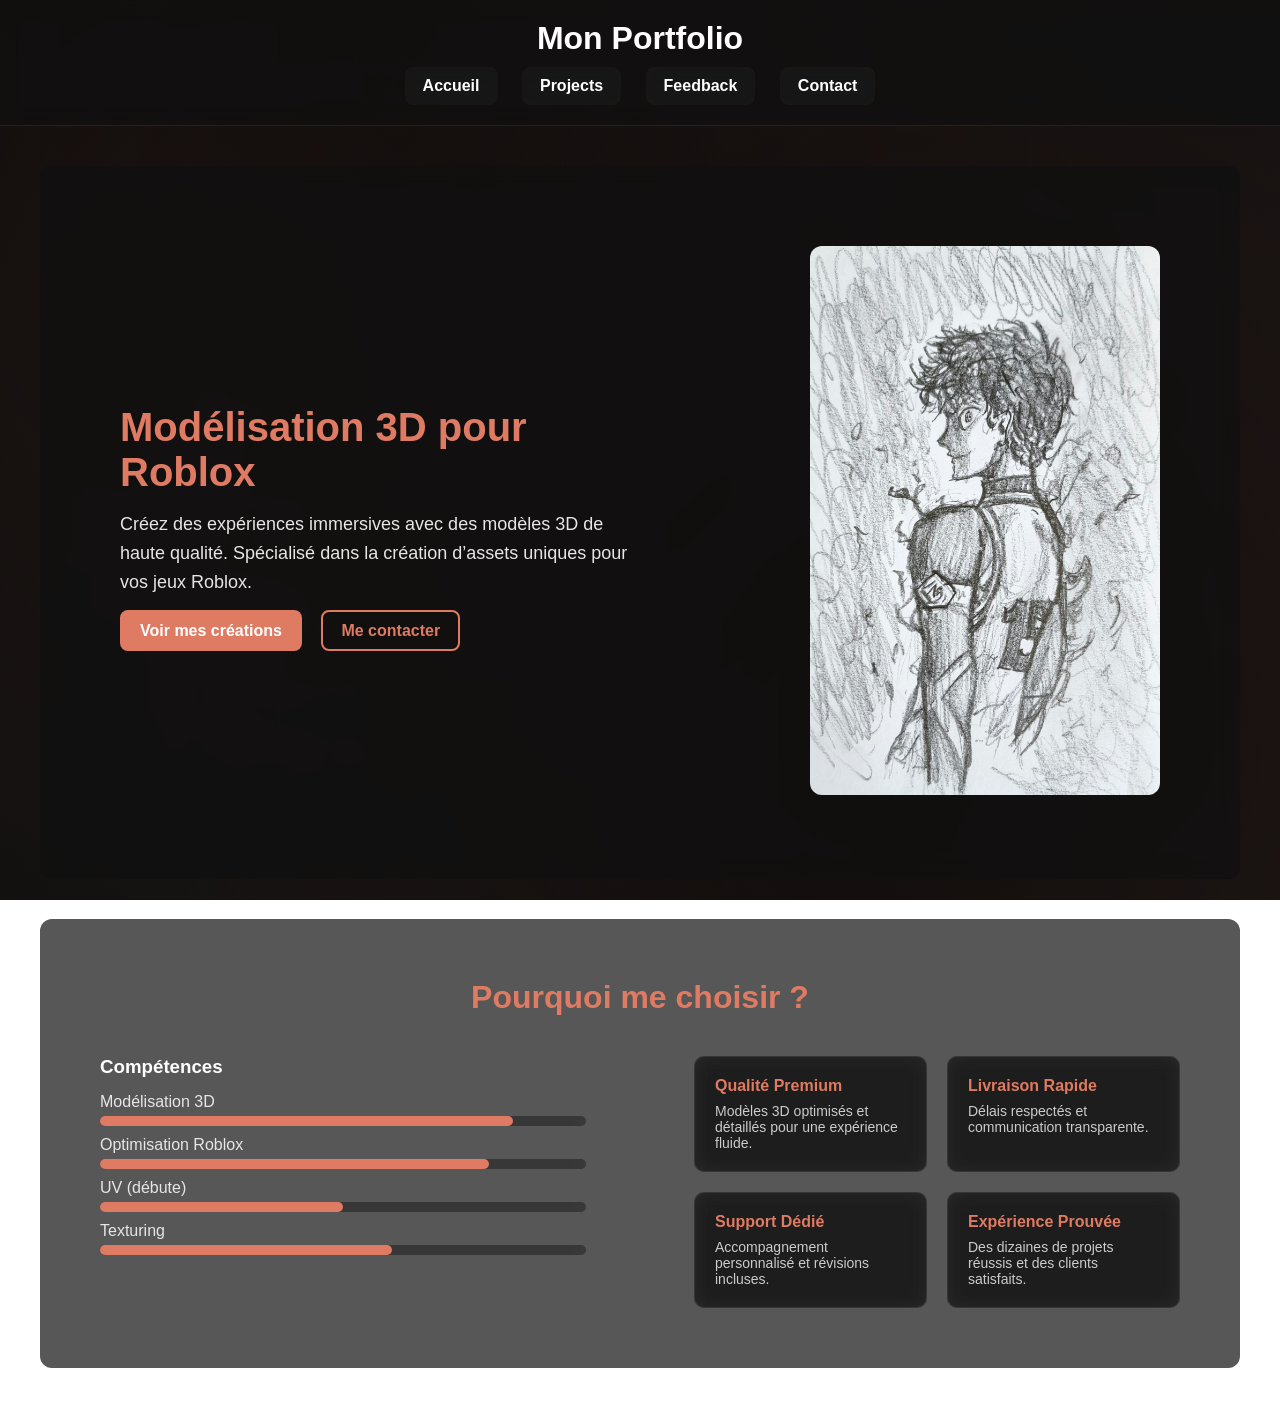
<file: index.html>
<!DOCTYPE html>
<html lang="fr">
<head>
    <meta charset="UTF-8">
    <meta name="viewport" content="width=device-width, initial-scale=1.0">
    <title>Accueil - Portfolio</title>
    <link rel="stylesheet" href="style.css">
</head>

<body>

<header>
    <h1>Mon Portfolio</h1>
    <nav>
        <a href="/accueil">Accueil</a>
        <a href="/projects">Projects</a>
        <a href="/feedback">Feedback</a>
        <a href="/contact">Contact</a>

    </nav>
</header>

<section class="hero">
    <div class="hero-text">
        <h2>Modélisation 3D pour Roblox</h2>
        <p>
            Créez des expériences immersives avec des modèles 3D de haute qualité.  
            Spécialisé dans la création d’assets uniques pour vos jeux Roblox.
        </p>

        <div class="hero-buttons">
            <a class="btn" href="projects.html">Voir mes créations</a>
            <a class="btn-outline" href="contact.html">Me contacter</a>
        </div>
    </div>

    <div class="hero-img">
        <img src="Gnoouk.jpeg" alt="Avatar 3D">
    </div>
</section>

<section class="skills-section">
    <h2>Pourquoi me choisir ?</h2>

    <div class="skills-container">

        <div class="skills">
            <h3>Compétences</h3>

            <p>Modélisation 3D</p>
            <div class="bar"><div style="width:85%"></div></div>

            <p>Optimisation Roblox</p>
            <div class="bar"><div style="width:80%"></div></div>

            <p>UV (débute)</p>
            <div class="bar"><div style="width:50%"></div></div>

            <p>Texturing</p>
            <div class="bar"><div style="width:60%"></div></div>
        </div>

        <div class="features">
            <div class="feature-box">
                <h4>Qualité Premium</h4>
                <p>Modèles 3D optimisés et détaillés pour une expérience fluide.</p>
            </div>

            <div class="feature-box">
                <h4>Livraison Rapide</h4>
                <p>Délais respectés et communication transparente.</p>
            </div>

            <div class="feature-box">
                <h4>Support Dédié</h4>
                <p>Accompagnement personnalisé et révisions incluses.</p>
            </div>

            <div class="feature-box">
                <h4>Expérience Prouvée</h4>
                <p>Des dizaines de projets réussis et des clients satisfaits.</p>
            </div>
        </div>

    </div>
</section>

</body>
</html>
</file>
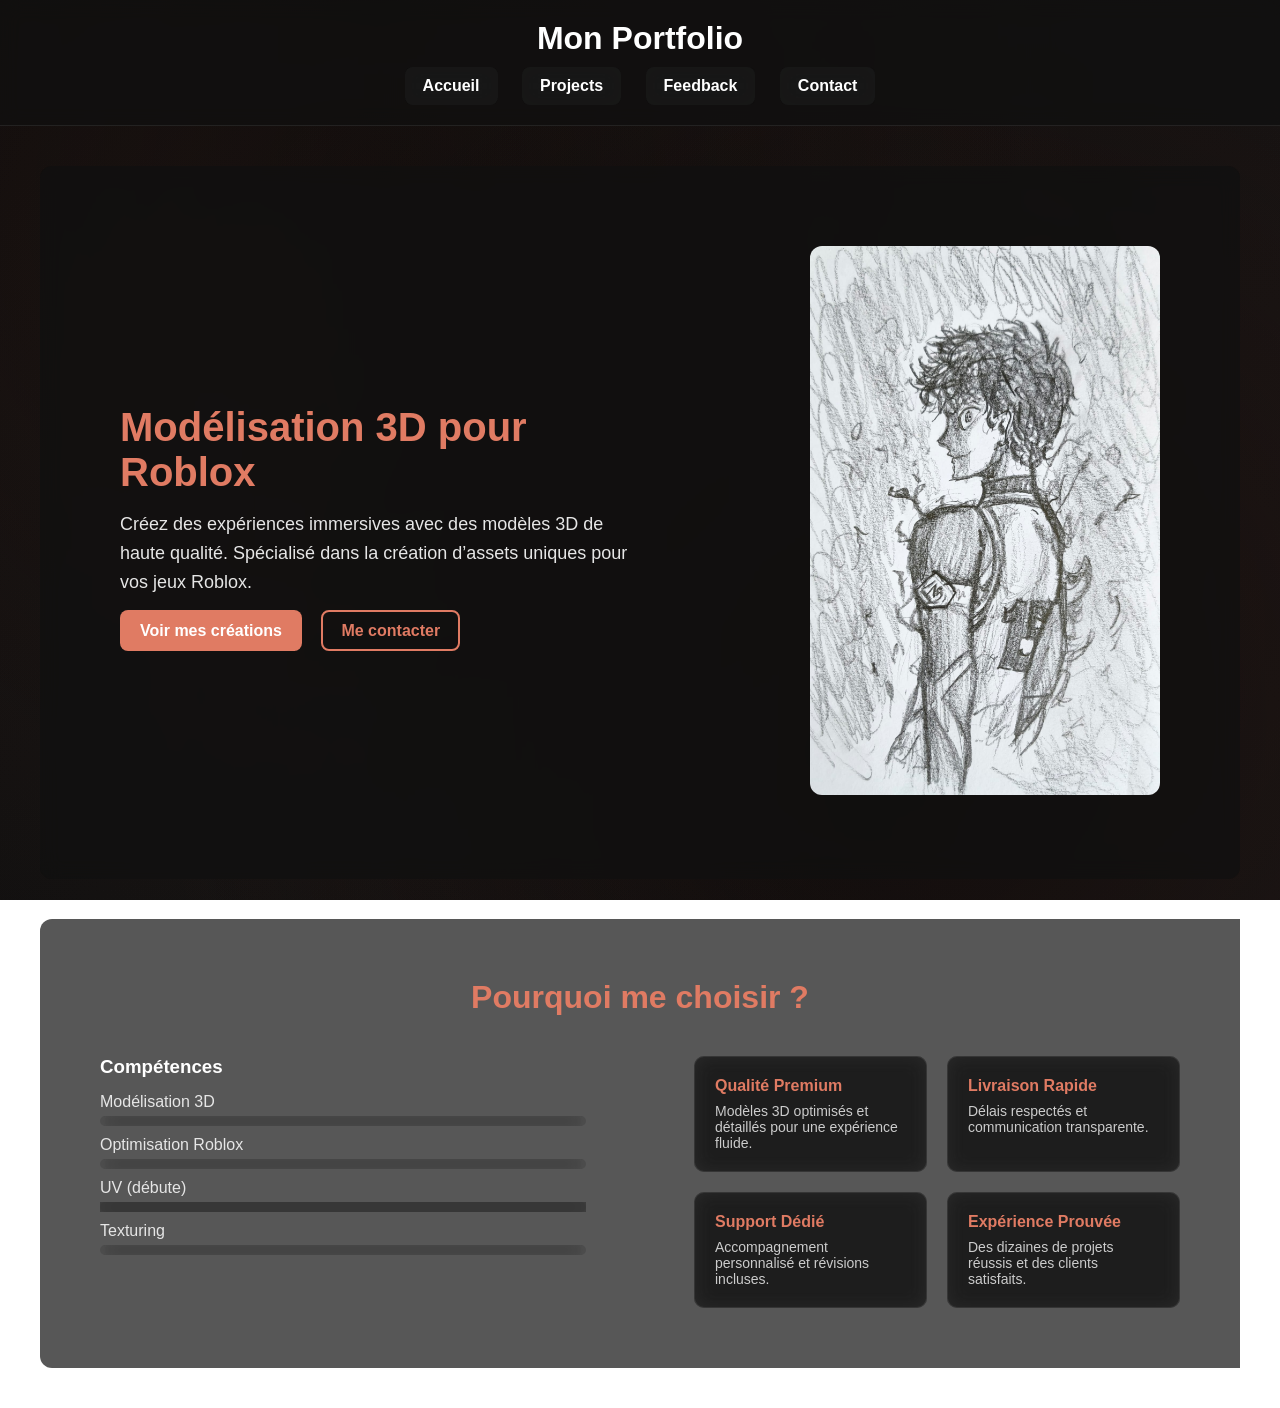
<file: accueil.html>
<!DOCTYPE html>
<html lang="fr">
<head>
    <meta charset="UTF-8">
    <meta name="viewport" content="width=device-width, initial-scale=1.0">
    <title>Accueil - Portfolio</title>
    <link rel="stylesheet" href="style.css">
</head>

<body>

<header>
    <h1>Mon Portfolio</h1>
    <nav>
        <a href="accueil.html">Accueil</a>
        <a href="projects.html">Projects</a>
        <a href="feedback.html">Feedback</a>
        <a href="contact.html">Contact</a>
    </nav>
</header>

<section class="hero">
    <div class="hero-text">
        <h2>Modélisation 3D pour Roblox</h2>
        <p>
            Créez des expériences immersives avec des modèles 3D de haute qualité.  
            Spécialisé dans la création d’assets uniques pour vos jeux Roblox.
        </p>

        <div class="hero-buttons">
            <a class="btn" href="projects.html">Voir mes créations</a>
            <a class="btn-outline" href="contact.html">Me contacter</a>
        </div>
    </div>

    <div class="hero-img">
        <img src="Gnoouk.jpeg" alt="Avatar 3D">
    </div>
</section>

<section class="skills-section">
    <h2>Pourquoi me choisir ?</h2>

    <div class="skills-container">

        <div class="skills">
            <h3>Compétences</h3>

            <p>Modélisation 3D</p>
            <div class="bar"><div style="width:85%"></div></div>

            <p>Optimisation Roblox</p>
            <div class="bar"><div style="width:80%"></div></div>

            <p>UV (débute)</p>
            <div class="bar"><div style="width:10%"></div></div>

            <p>Texturing</p>
            <div class="bar"><div style="width:50%"></div></div>
        </div>

        <div class="features">
            <div class="feature-box">
                <h4>Qualité Premium</h4>
                <p>Modèles 3D optimisés et détaillés pour une expérience fluide.</p>
            </div>

            <div class="feature-box">
                <h4>Livraison Rapide</h4>
                <p>Délais respectés et communication transparente.</p>
            </div>

            <div class="feature-box">
                <h4>Support Dédié</h4>
                <p>Accompagnement personnalisé et révisions incluses.</p>
            </div>

            <div class="feature-box">
                <h4>Expérience Prouvée</h4>
                <p>Des dizaines de projets réussis et des clients satisfaits.</p>
            </div>
        </div>

    </div>
</section>

</body>
</html>
</file>
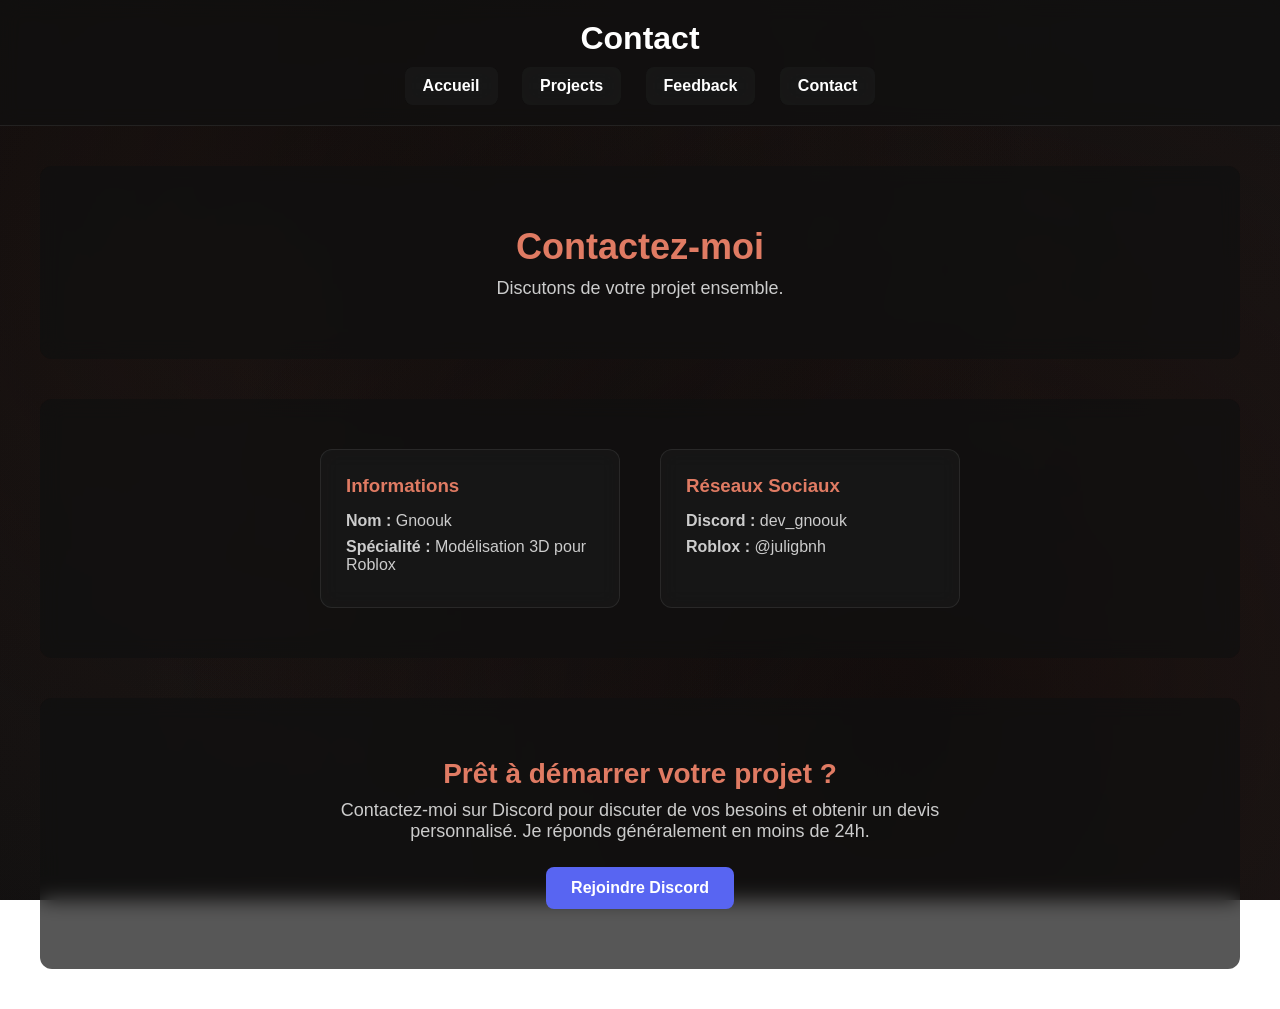
<file: contact.html>
<!DOCTYPE html>
<html lang="fr">
<head>
    <meta charset="UTF-8">
    <meta name="viewport" content="width=device-width, initial-scale=1.0">
    <title>Contact - Portfolio</title>
    <link rel="stylesheet" href="style.css">
</head>

<body>

<header>
    <h1>Contact</h1>
    <nav>
        <a href="/accueil">Accueil</a>
        <a href="/projects">Projects</a>
        <a href="/feedback">Feedback</a>
        <a href="/contact">Contact</a>

    </nav>
</header>

<section class="contact-header">
    <h2>Contactez-moi</h2>
    <p>Discutons de votre projet ensemble.</p>
</section>

<section class="contact-container">

    <div class="contact-box">
        <h3>Informations</h3>
        <p><strong>Nom :</strong> Gnoouk</p>
        <p><strong>Spécialité :</strong> Modélisation 3D pour Roblox</p>
    </div>

    <div class="contact-box">
        <h3>Réseaux Sociaux</h3>
        <p><strong>Discord :</strong> dev_gnoouk</p>
        <p><strong>Roblox :</strong> @juligbnh</p>
    </div>

</section>

<section class="contact-final">
    <h3>Prêt à démarrer votre projet ?</h3>
    <p>Contactez-moi sur Discord pour discuter de vos besoins et obtenir un devis personnalisé.  
    Je réponds généralement en moins de 24h.</p>

    <a class="discord-btn" href="https://discord.gg/62RPQjdU7">Rejoindre Discord</a>
</section>

</body>
</html>
</file>
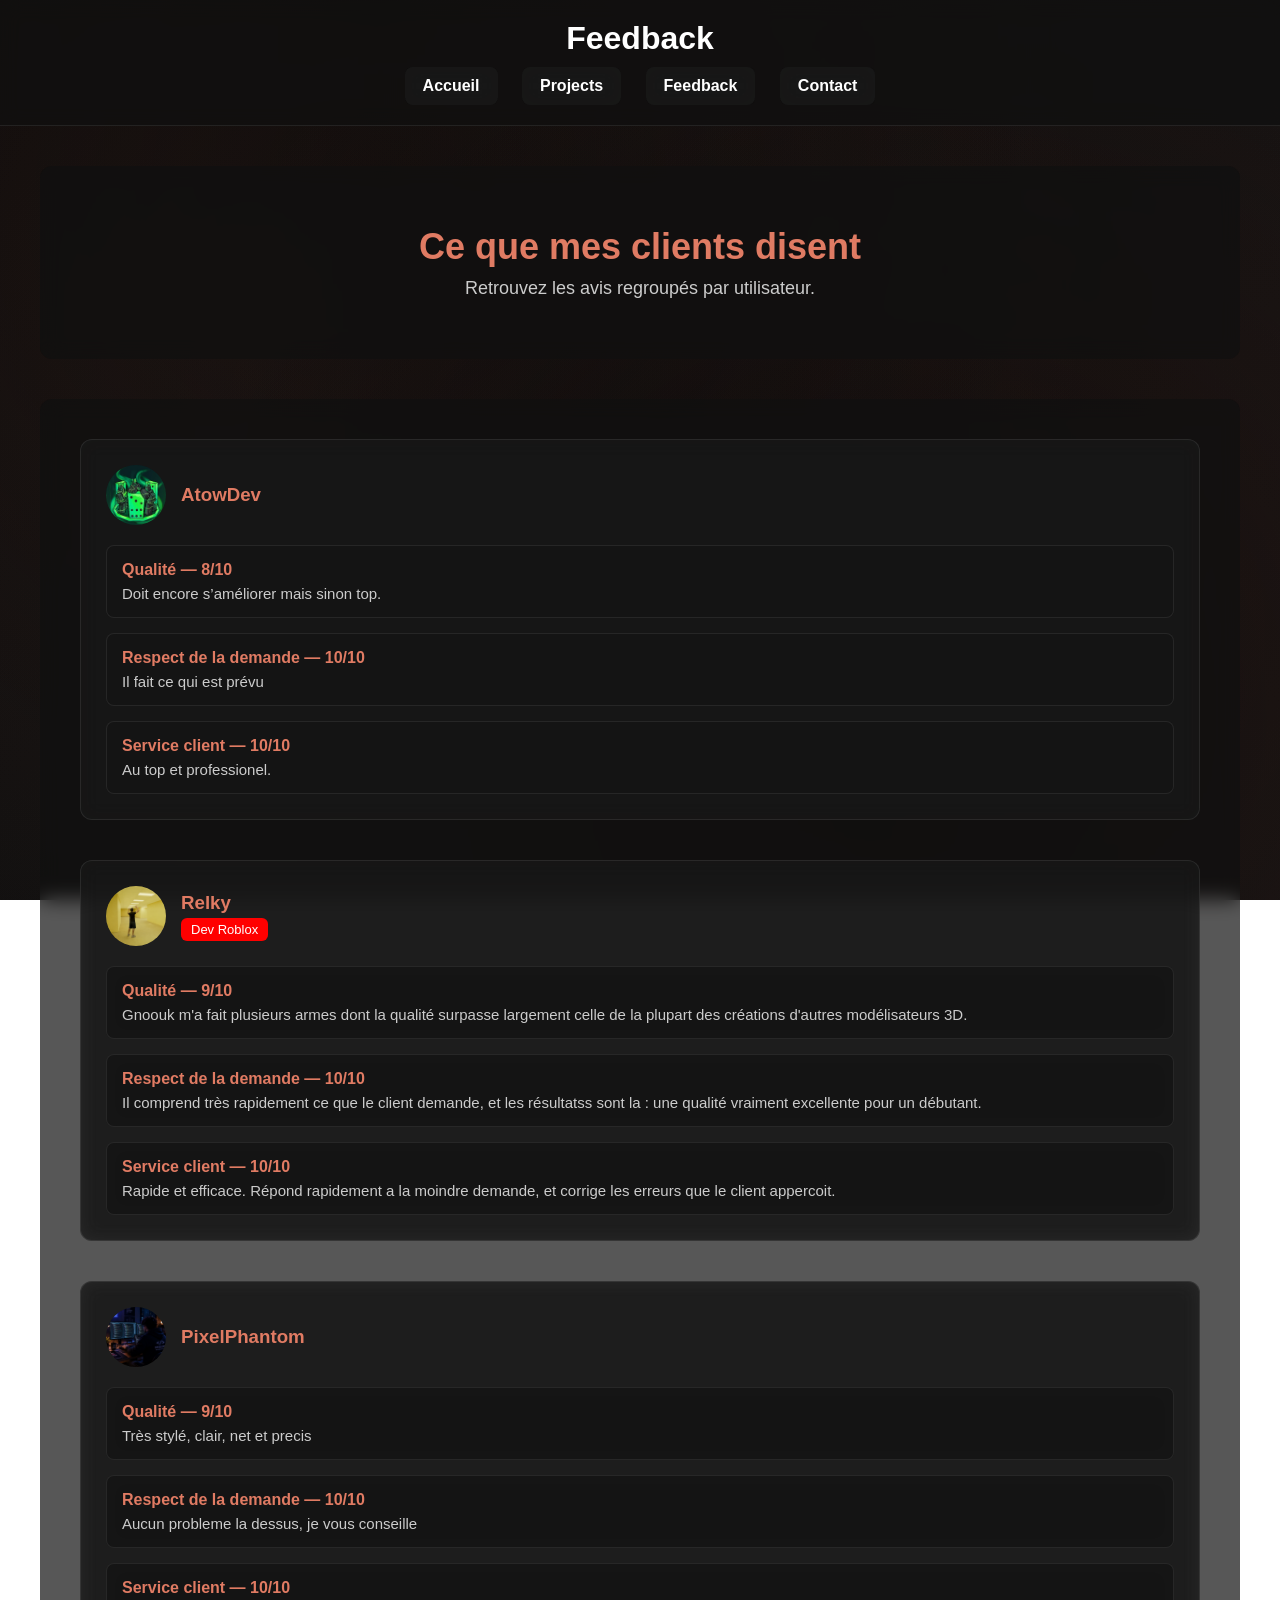
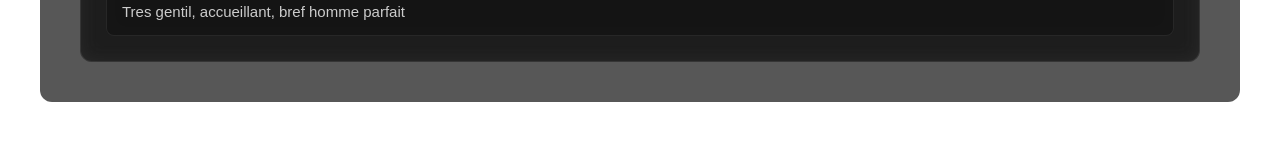
<file: feedback.html>
<!DOCTYPE html>
<html lang="fr">
<head>
    <meta charset="UTF-8">
    <meta name="viewport" content="width=device-width, initial-scale=1.0">
    <title>Feedback</title>
    <link rel="stylesheet" href="style.css">
</head>

<body>

<header>
    <h1>Feedback</h1>
    <nav>
        <a href="/accueil">Accueil</a>
        <a href="/projects">Projects</a>
        <a href="/feedback">Feedback</a>
        <a href="/contact">Contact</a>

    </nav>
</header>

<section class="feedback-header">
    <h2>Ce que mes clients disent</h2>
    <p>Retrouvez les avis regroupés par utilisateur.</p>
</section>

<section class="feedback-users">

    <!-- ====== EXEMPLE UTILISATEUR YOUTUBEUR ====== -->
    <div class="user-block">

        <div class="user-info">
            <img src="feedback/AtowDev-pdp.png" class="user-pfp">
            <div>
                <h3>AtowDev</h3>
                <a class="#yt-badge" href="#" target="_blank"> 
                    
                </a> 
            </div>
        </div>

        <div class="user-reviews">

            <div class="review-card">
                <h4>Qualité — 8/10</h4>
                <p>Doit encore s’améliorer mais sinon top.</p>
            </div>

            <div class="review-card">
                <h4>Respect de la demande — 10/10</h4>
                <p>Il fait ce qui est prévu </p>
            </div>

            <div class="review-card">
                <h4>Service client — 10/10</h4>
                <p>Au top et professionel.</p>
            </div>

        </div>
        
    </div>

    <!-- ======  UTILISATEUR ====== -->

    
<div class="user-block">

        <div class="user-info">
            <img src="feedback/relky-pdp.png" class="user-pfp">
            <div>
                <h3>Relky</h3>
                <a class="yt-badge" href="https://www.roblox.com/fr/users/2335122511/profile" target="_blank"> 
                    Dev Roblox
                </a> 
            </div>
        </div>

        <div class="user-reviews">

            <div class="review-card">
                <h4>Qualité — 9/10</h4>
                <p>Gnoouk m'a fait plusieurs armes dont la qualité surpasse largement celle de la plupart des créations d'autres modélisateurs 3D. </p>
            </div>

            <div class="review-card">
                <h4>Respect de la demande — 10/10</h4>
                <p>Il comprend très rapidement ce que le client demande, et les résultatss sont la : une qualité vraiment excellente pour un débutant. </p>
            </div>

            <div class="review-card">
                <h4>Service client — 10/10</h4>
                <p>Rapide et efficace. Répond rapidement a la moindre demande, et corrige les erreurs que le client appercoit. </p>
            </div>

        </div>
        
    </div>

    <!-- ======  UTILISATEUR ====== -->
    <div class="user-block">

        <div class="user-info">
            <img src="feedback/pixelphantom-pdp.png" class="user-pfp">
            <div>
                <h3>PixelPhantom</h3>
                <a class="#yt-badge" href="#" target="_blank"> 
                    
                </a> 
            </div>
        </div>

        <div class="user-reviews">

            <div class="review-card">
                <h4>Qualité — 9/10</h4>
                <p>Très stylé, clair, net et precis </p>
            </div>

            <div class="review-card">
                <h4>Respect de la demande — 10/10</h4>
                <p>Aucun probleme la dessus, je vous conseille</p>
            </div>

            <div class="review-card">
                <h4>Service client — 10/10</h4>
                <p>Tres gentil, accueillant, bref homme parfait </p>
            </div>

        </div>
        
    </div>

</section>

</body>
</html>
</file>
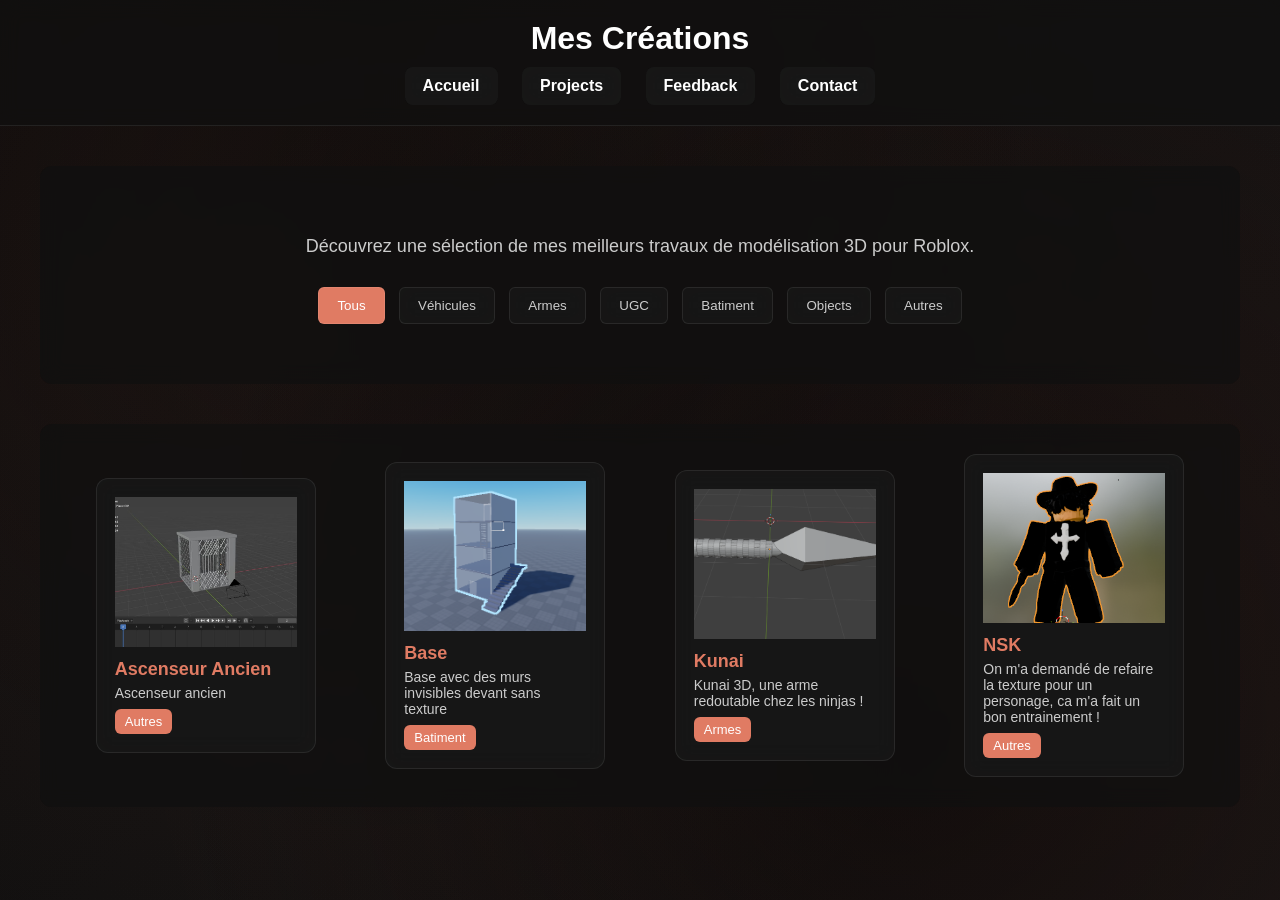
<file: projects.html>
<!DOCTYPE html>
<html lang="fr">
<head>
    <meta charset="UTF-8">
    <meta name="viewport" content="width=device-width, initial-scale=1.0">
    <title>Mes Créations</title>
    <link rel="stylesheet" href="style.css">
</head>

<body>

<header>
    <h1>Mes Créations</h1>
    <nav>
        <a href="accueil">Accueil</a>
        <a href="/projects">Projects</a>
        <a href="/feedback">Feedback</a>
        <a href="/contact">Contact</a>

    </nav>
</header>

<section class="projects-header">
    <p>Découvrez une sélection de mes meilleurs travaux de modélisation 3D pour Roblox.</p>

    <div class="categories">
        <button class="cat active">Tous</button>
        <button class="cat">Véhicules</button>
        <button class="cat">Armes</button>
        <button class="cat">UGC</button>
        <button class="cat">Batiment</button>
        <button class="cat">Objects</button>
        <button class="cat">Autres</button>
    </div>
</section>

<section class="projects-grid">

    <div class="project-card" data-cat="Autres">
        <img src="image/Ascenseur-Ancien.jpeg" alt="Ascenseur Ancien">
        <h3>Ascenseur Ancien</h3>
        <p>Ascenseur ancien</p>
        <span class="tag">Autres</span>
    </div>

    <div class="project-card" data-cat="Batiment">
        <img src="image/base.png" alt="Base">
        <h3>Base</h3>
        <p>Base avec des murs invisibles devant sans texture</p>
        <span class="tag">Batiment</span>
    </div>

    <div class="project-card" data-cat="Armes">
        <img src="image/katana.png" alt="kunai">
        <h3>Kunai</h3>
        <p>Kunai 3D, une arme redoutable chez les ninjas !</p>
        <span class="tag">Armes</span>
    </div>

        <div class="project-card" data-cat="Autres">
        <img src="image/nsk-texture-uv.png" alt="NSK">
        <h3>NSK</h3>
        <p>On m'a demandé de refaire la texture pour un personage, ca m'a fait un bon entrainement !</p>
        <span class="tag">Autres</span>
    </div>
    
</section>

<!-- SCRIPT FILTRE -->
<script>
document.addEventListener("DOMContentLoaded", () => {
    const buttons = document.querySelectorAll(".cat");
    const cards = document.querySelectorAll(".project-card");

    buttons.forEach(btn => {
        btn.addEventListener("click", () => {

            // bouton actif
            buttons.forEach(b => b.classList.remove("active"));
            btn.classList.add("active");

            const cat = btn.textContent.trim();

            cards.forEach(card => {
                const cardCat = card.getAttribute("data-cat");

                if (cat === "Tous" || cardCat === cat) {
                    card.style.display = "block";
                } else {
                    card.style.display = "none";
                }
            });
        });
    });
});
</script>

</body>
</html>
</file>
<file: style.css>
/* --- RESET GLOBAL --- */
* {
    margin: 0;
    padding: 0;
    box-sizing: border-box;
}

body {
    font-family: Arial, sans-serif;
    color: #e6e6e6;

    background:
        radial-gradient(circle at 30% 20%, rgba(0,0,0,0.35), transparent 60%),
        radial-gradient(circle at 70% 80%, rgba(0,0,0,0.45), transparent 65%),
        radial-gradient(circle at 50% 50%, rgba(20,20,20,0.35), transparent 70%),
        radial-gradient(circle at 20% 30%, rgba(224,123,99,0.10), transparent 70%),
        radial-gradient(circle at 80% 70%, rgba(255,90,60,0.08), transparent 75%),
        linear-gradient(135deg, #0a0a0a, #151515);

    background-attachment: fixed;
    background-size: cover;
}

/* --- HEADER / NAVBAR --- */
header {
    background: rgba(17,17,17,0.70);
    backdrop-filter: blur(10px);
    padding: 20px;
    text-align: center;
    border-bottom: 1px solid rgba(255,255,255,0.08);
}

header h1 {
    color: #ffffff;
    margin-bottom: 10px;
    font-size: 32px;
}

nav a {
    background: rgba(28,28,28,0.70);
    backdrop-filter: blur(10px);
    color: white;
    padding: 10px 18px;
    border-radius: 8px;
    text-decoration: none;
    margin: 0 10px;
    font-weight: bold;
    transition: 0.2s;
    display: inline-block;
}

nav a:hover {
    background: #e07b63;
    transform: translateY(-2px);
}

/* --- HERO (ACCUEIL) --- */
.hero {
    display: flex;
    justify-content: space-between;
    align-items: center;
    padding: 80px;
    background: rgba(17,17,17,0.70);
    backdrop-filter: blur(10px);
    border-radius: 12px;
    margin: 40px;
}

.hero-text {
    max-width: 50%;
}

.hero-text h2 {
    font-size: 40px;
    color: #e07b63;
}

.hero-text p {
    font-size: 18px;
    margin-top: 15px;
    line-height: 1.6;
}

.hero-buttons {
    margin-top: 25px;
}

.btn {
    background: #e07b63;
    padding: 12px 20px;
    border-radius: 8px;
    color: white;
    text-decoration: none;
    margin-right: 15px;
    font-weight: bold;
    transition: 0.2s;
}

.btn:hover {
    background: #b35f4b;
}

.btn-outline {
    border: 2px solid #e07b63;
    padding: 10px 18px;
    border-radius: 8px;
    color: #e07b63;
    text-decoration: none;
    font-weight: bold;
    transition: 0.2s;
}

.btn-outline:hover {
    background: #e07b63;
    color: white;
}

.hero-img img {
    width: 350px;
    border-radius: 12px;
}
/* --- SECTION COMPÉTENCES (ACCUEIL) --- */
.skills-section {
    padding: 60px;
    background: rgba(17,17,17,0.70);
    backdrop-filter: blur(10px);
    border-radius: 12px;
    margin: 40px;
}

.skills-section h2 {
    text-align: center;
    color: #e07b63;
    margin-bottom: 40px;
    font-size: 32px;
}

.skills-container {
    display: flex;
    justify-content: space-between;
    gap: 40px;
    flex-wrap: wrap;
}

.skills {
    width: 45%;
    min-width: 280px;
}

.skills h3 {
    margin-bottom: 15px;
    color: #ffffff;
}

.skills p {
    margin: 10px 0 5px;
}

.bar {
    width: 100%;
    height: 10px;
    background: rgba(51,51,51,0.70);
    border-radius: 5px;
    backdrop-filter: blur(10px);
}

.bar div {
    height: 100%;
    background: #e07b63;
    border-radius: 5px;
}

/* Features */
.features {
    width: 45%;
    min-width: 280px;
    display: grid;
    grid-template-columns: 1fr 1fr;
    gap: 20px;
}

.feature-box {
    background: rgba(26,26,26,0.70);
    backdrop-filter: blur(10px);
    padding: 20px;
    border-radius: 10px;
    border: 1px solid rgba(255,255,255,0.08);
    transition: 0.2s;
}

.feature-box:hover {
    transform: translateY(-4px);
    border-color: #e07b63;
}

.feature-box h4 {
    color: #e07b63;
    margin-bottom: 8px;
}

.feature-box p {
    color: #ccc;
    font-size: 14px;
}

/* --- PROJECTS PAGE --- */
.projects-header {
    text-align: center;
    padding: 60px 20px;
    background: rgba(17,17,17,0.70);
    backdrop-filter: blur(10px);
    border-radius: 12px;
    margin: 40px;
}

.projects-header h2 {
    color: #e07b63;
    font-size: 36px;
}

.projects-header p {
    margin-top: 10px;
    color: #ccc;
    font-size: 18px;
}

.btn-3d {
    margin-top: 20px;
    background: #e07b63;
    color: white;
    padding: 12px 25px;
    border: none;
    border-radius: 8px;
    font-size: 16px;
    cursor: pointer;
    transition: 0.2s;
}

.btn-3d:hover {
    background: #b35f4b;
}

/* Categories */
.categories {
    margin-top: 30px;
}

.cat {
    background: rgba(26,26,26,0.70);
    backdrop-filter: blur(10px);
    color: #ccc;
    padding: 10px 18px;
    border-radius: 6px;
    border: 1px solid rgba(255,255,255,0.08);
    margin: 0 5px;
    cursor: pointer;
    transition: 0.2s;
}

.cat:hover {
    border-color: #e07b63;
    color: #e07b63;
}

.cat.active {
    background: #e07b63;
    color: white;
}

/* Grid (légèrement resserrée) */
.projects-grid {
    display: grid;
    grid-template-columns: repeat(auto-fill, minmax(240px, 1fr));
    gap: 18px;
    padding: 30px;
    background: rgba(17,17,17,0.70);
    backdrop-filter: blur(10px);
    border-radius: 12px;
    margin: 40px;
}

/* Cards */
.project-card {
    background: rgba(26,26,26,0.70);
    backdrop-filter: blur(10px);
    padding: 18px;
    border-radius: 12px;
    border: 1px solid rgba(255,255,255,0.08);
    transition: 0.2s;
    width: 100%;
    max-width: 220px;
    overflow: hidden;
    margin: auto;
}

.project-card:hover {
    transform: translateY(-5px);
    border-color: #e07b63;
}

/* IMAGES PROJETS */
.project-card img {
    width: 100%;
    max-width: 100%;
    height: 150px;
    object-fit: cover;
    object-position: center;
    display: block;
    overflow: hidden;
}

.project-card h3 {
    margin-top: 12px;
    color: #e07b63;
    font-size: 18px;
}

.project-card p {
    color: #ccc;
    margin-top: 5px;
    font-size: 14px;
}

.tag {
    display: inline-block;
    margin-top: 8px;
    background: #e07b63;
    color: white;
    padding: 5px 10px;
    border-radius: 6px;
    font-size: 13px;
}
/* --- FEEDBACK PAGE --- */
.feedback-header {
    text-align: center;
    padding: 60px 20px;
    background: rgba(17,17,17,0.70);
    backdrop-filter: blur(10px);
    border-radius: 12px;
    margin: 40px;
}

.feedback-header h2 {
    color: #e07b63;
    font-size: 36px;
}

.feedback-header p {
    margin-top: 10px;
    color: #ccc;
    font-size: 18px;
}

/* Feedback petit + centré */
.feedback-grid {
    display: flex;
    justify-content: center;
    align-items: flex-start;
    flex-wrap: wrap;
    gap: 25px;
    padding: 40px;
    background: rgba(17,17,17,0.70);
    backdrop-filter: blur(10px);
    border-radius: 12px;
    margin: 40px;
}

.feedback-card {
    width: 280px;
    background: rgba(26,26,26,0.70);
    backdrop-filter: blur(10px);
    padding: 20px;
    border-radius: 12px;
    border: 1px solid rgba(255,255,255,0.08);
    transition: 0.2s;
    text-align: center;
}

.feedback-card:hover {
    transform: translateY(-5px);
    border-color: #e07b63;
}

.feedback-card h3 {
    font-size: 20px;
    color: #e07b63;
    margin-bottom: 10px;
}

.feedback-card p {
    font-size: 15px;
    color: #ccc;
}

.client {
    margin-top: 10px;
    color: #888;
    font-style: italic;
}

/* --- CONTACT PAGE --- */
.contact-header {
    text-align: center;
    padding: 60px 20px;
    background: rgba(17,17,17,0.70);
    backdrop-filter: blur(10px);
    border-radius: 12px;
    margin: 40px;
}

.contact-header h2 {
    color: #e07b63;
    font-size: 36px;
}

.contact-header p {
    margin-top: 10px;
    color: #ccc;
    font-size: 18px;
}

.contact-container {
    display: flex;
    justify-content: center;
    gap: 40px;
    padding: 50px;
    background: rgba(17,17,17,0.70);
    backdrop-filter: blur(10px);
    border-radius: 12px;
    margin: 40px;
    flex-wrap: wrap;
}

.contact-box {
    background: rgba(26,26,26,0.70);
    backdrop-filter: blur(10px);
    padding: 25px;
    border-radius: 12px;
    border: 1px solid rgba(255,255,255,0.08);
    width: 300px;
    transition: 0.2s;
}

.contact-box:hover {
    transform: translateY(-5px);
    border-color: #e07b63;
}

.contact-box h3 {
    color: #e07b63;
    margin-bottom: 15px;
}

.contact-box p {
    color: #ccc;
    margin: 8px 0;
}

.contact-final {
    text-align: center;
    padding: 60px 20px;
    background: rgba(17,17,17,0.70);
    backdrop-filter: blur(10px);
    border-radius: 12px;
    margin: 40px;
}

.contact-final h3 {
    color: #e07b63;
    font-size: 28px;
}

.contact-final p {
    color: #ccc;
    margin-top: 10px;
    font-size: 18px;
    max-width: 700px;
    margin-left: auto;
    margin-right: auto;
}

.discord-btn {
    display: inline-block;
    margin-top: 25px;
    background: #5865F2;
    color: white;
    padding: 12px 25px;
    border-radius: 8px;
    text-decoration: none;
    font-weight: bold;
    transition: 0.2s;
}

.discord-btn:hover {
    background: #4752C4;
}

/* ====== FEEDBACK STYLE NOST ====== */

.feedback-users {
    padding: 40px;
    background: rgba(17,17,17,0.70);
    backdrop-filter: blur(10px);
    border-radius: 12px;
    margin: 40px;
    display: flex;
    flex-direction: column;
    gap: 40px;
}

.user-block {
    background: rgba(26,26,26,0.70);
    backdrop-filter: blur(10px);
    border: 1px solid rgba(255,255,255,0.08);
    padding: 25px;
    border-radius: 12px;
}

.user-info {
    display: flex;
    align-items: center;
    gap: 15px;
    margin-bottom: 20px;
}

.user-pfp {
    width: 60px;
    height: 60px;
    border-radius: 50%;
    object-fit: cover;
}

.user-info h3 {
    color: #e07b63;
    margin: 0;
}

.user-tag {
    color: #ccc;
    font-size: 14px;
}

.yt-badge {
    display: inline-block;
    background: #ff0000;
    color: white;
    padding: 4px 10px;
    border-radius: 6px;
    font-size: 13px;
    text-decoration: none;
    margin-top: 4px;
}

.user-reviews {
    display: flex;
    flex-direction: column;
    gap: 15px;
}

.review-card {
    background: rgba(20,20,20,0.70);
    backdrop-filter: blur(10px);
    border: 1px solid rgba(255,255,255,0.08);
    padding: 15px;
    border-radius: 8px;
}

.review-card h4 {
    color: #e07b63;
    margin-bottom: 6px;
}

.review-card p {
    color: #ccc;
    font-size: 15px;
}
/* ====== MOBILE (max 600px) ====== */

@media (max-width: 600px) {
    .projects-grid {
        grid-template-columns: 1fr !important;
        padding: 10px !important;
        gap: 12px !important;
    }

    .project-card {
        max-width: 100% !important;
        width: 100% !important;
    }

    .project-card img {
        height: 180px !important;
    }
}

@media (max-width: 600px) {
    .categories {
        display: flex;
        overflow-x: auto;
        gap: 10px;
        padding-bottom: 10px;
    }

    .cat {
        flex-shrink: 0;
        font-size: 14px;
        padding: 8px 12px;
    }
}

@media (max-width: 600px) {
    .user-block {
        padding: 15px;
    }

    .user-info {
        flex-direction: row;
        align-items: center;
    }

    .user-pfp {
        width: 50px;
        height: 50px;
    }

    .review-card {
        padding: 12px;
    }
}

@media (max-width: 600px) {
    nav a {
        padding: 8px 12px;
        margin: 0 5px;
        font-size: 14px;
    }

    header h1 {
        font-size: 24px;
    }
}

@media (max-width: 600px) {
    nav {
        display: flex;
        flex-wrap: wrap;
        justify-content: center;
        gap: 8px;
        padding: 10px 0;
    }

    nav a {
        padding: 8px 12px;
        font-size: 14px;
        margin: 0;
    }

    header h1 {
        font-size: 24px;
    }
}

@media (max-width: 600px) {
    .hero {
        flex-direction: column;
        text-align: center;
        padding: 40px 20px;
        gap: 20px;
        margin: 20px !important;
    }

    .hero-text {
        max-width: 100%;
    }

    .hero-text h2 {
        font-size: 26px;
    }

    .hero-text p {
        font-size: 15px;
    }

    .hero-img img {
        width: 80%;
        max-width: 260px;
        border-radius: 10px;
    }

    .hero-buttons {
        display: flex;
        flex-direction: column;
        gap: 10px;
    }

    .btn, .btn-outline {
        width: 100%;
        text-align: center;
    }
}

/* ====== TABLETTE (600px → 1024px) ====== */

@media (min-width: 600px) and (max-width: 1024px) {

    nav {
        display: flex;
        justify-content: center;
        gap: 12px;
        flex-wrap: wrap;
    }

    nav a {
        padding: 10px 16px;
        font-size: 16px;
    }

    .hero {
        padding: 60px 40px;
        gap: 30px;
        margin: 30px;
    }

    .hero-text {
        max-width: 60%;
    }

    .hero-text h2 {
        font-size: 32px;
    }

    .hero-text p {
        font-size: 17px;
    }

    .hero-img img {
        width: 300px;
        max-width: 100%;
    }

    .projects-grid {
        grid-template-columns: repeat(auto-fit, minmax(260px, 1fr));
        gap: 20px;
        padding: 20px 40px;
        margin: 30px;
    }

    .project-card {
        max-width: 260px;
        margin: auto;
    }

    .user-block {
        padding: 20px;
    }

    .review-card {
        padding: 14px;
    }
}
</file>
